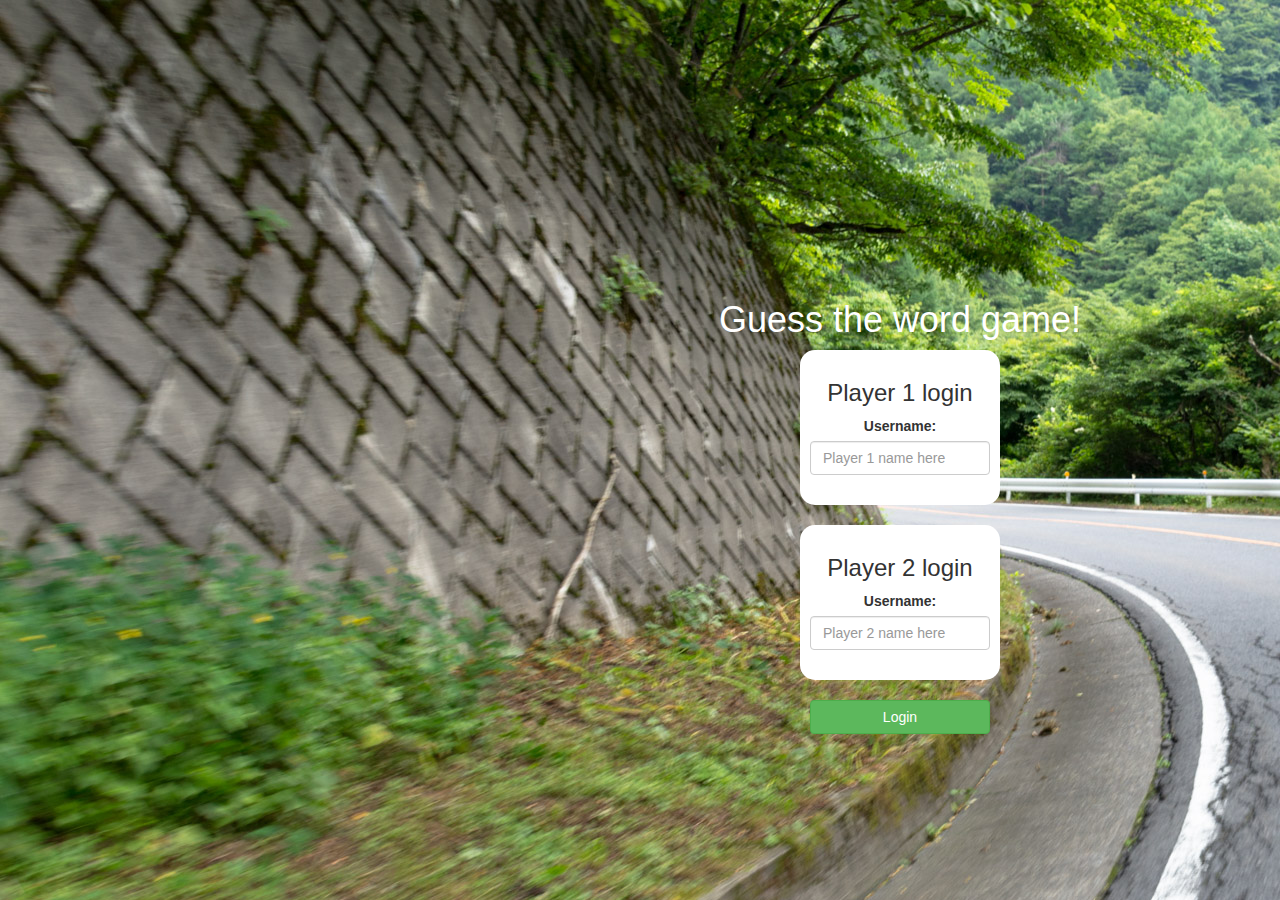
<file: index.html>
<!DOCTYPE html>
<html>
<head>
	<title>Guess The Word</title>

<meta name="viewport" content="width=device-width, initial-scale=1">
<link rel="stylesheet" href="https://maxcdn.bootstrapcdn.com/bootstrap/3.4.0/css/bootstrap.min.css">
<script src="https://ajax.googleapis.com/ajax/libs/jquery/3.4.1/jquery.min.js"></script>
<script src="https://maxcdn.bootstrapcdn.com/bootstrap/3.4.0/js/bootstrap.min.js"></script>

<link rel="stylesheet" type="text/css" href="game.css">

<script src="game_login.js"></script>
</head>
<body>
	<center>
		<h1>Guess the word game!</h1>
		<div class="col-lg-4 sm-8 xs-11 login_div1">
			<h3> Player 1 login </h3>
			<label>Username:</label>
			<input placeholder="Player 1 name here" type="text" id="player1_name_input" class="form-control">
			<br>
		</div>
		<br>
		<div class="col-lg-4 sm-8 xs-11 login_div2">
			<h3> Player 2 login </h3>
			<label>Username:</label>
			<input placeholder="Player 2 name here" type="text" id="player2_name_input" class="form-control">
			<br>
		</div>
		<br>
		<button type="button" class="btn btn-success" style="width: 30%;" onclick="add_user()"> Login </button>
	</center>
</body>
</html>
</file>
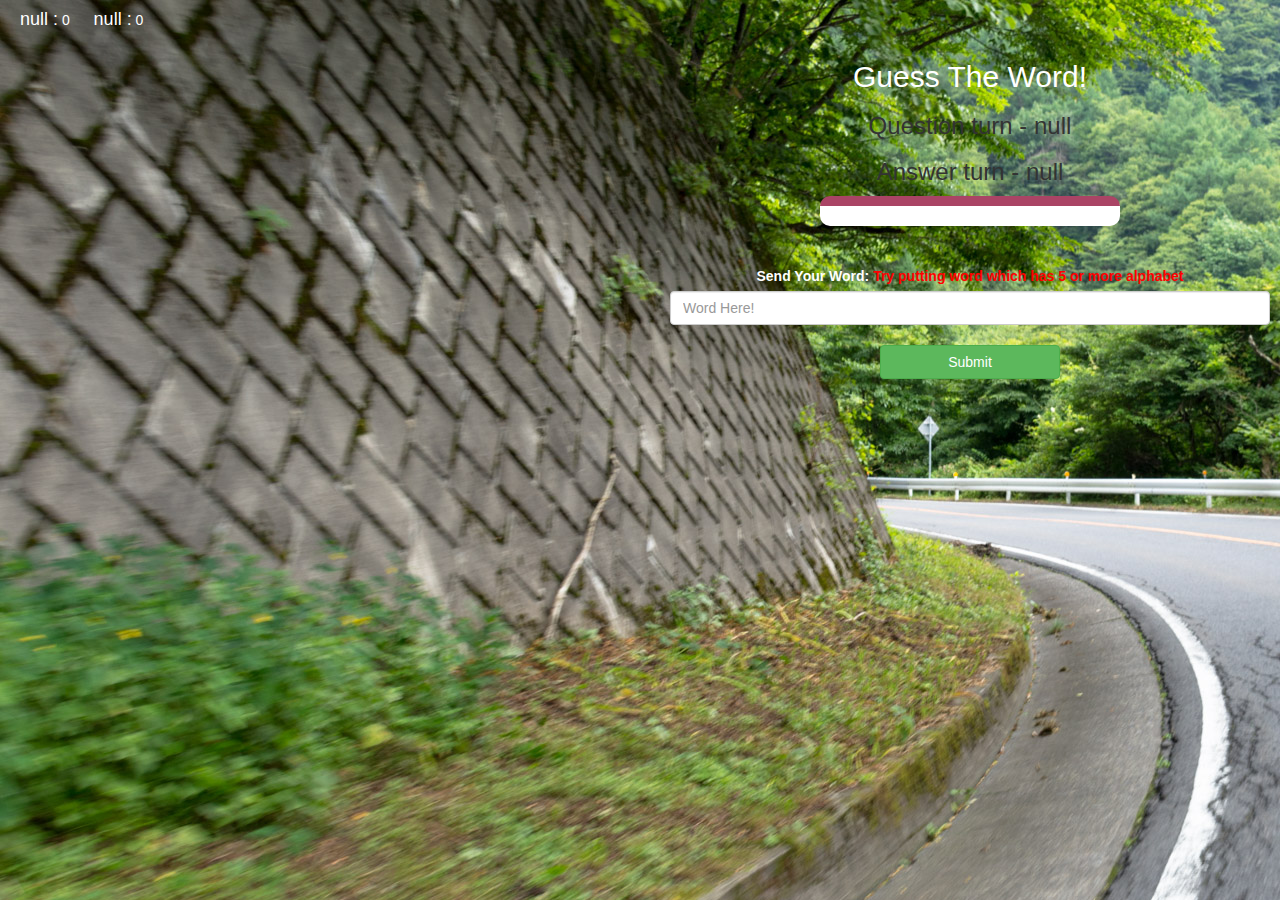
<file: game_page.html>
<!DOCTYPE html>
<html>
<head>
	<title>Guess The Word</title>

<meta name="viewport" content="width=device-width, initial-scale=1">
<link rel="stylesheet" href="https://maxcdn.bootstrapcdn.com/bootstrap/3.4.0/css/bootstrap.min.css">
<script src="https://ajax.googleapis.com/ajax/libs/jquery/3.4.1/jquery.min.js"></script>
<script src="https://maxcdn.bootstrapcdn.com/bootstrap/3.4.0/js/bootstrap.min.js"></script>

<link rel="stylesheet" type="text/css" href="game.css">
</head>
<body>
<h4 id="player1_name"></h4>
<span id="player1_score"></span>
<h4 id="player2_name"></h4>
<span id="player2_score"></span>
<div class="container">
	<center>
		<h2 style="color: white;">Guess The Word!</h2>
        <h3 id="player_question"></h3>
        <h3 id="player_answer"></h3>
        <div id="output" class="col-lg-6"></div>
		<br>
		<br>

		<label style="color: white;">Send Your Word: <b style="color: red">Try putting word which has 5 or more alphabet</b></label>
        <input type ="text" id="input_word" class="form-control" placeholder="Word Here!">
		<br>
        <button type="button" class="btn btn-success" onclick="submit_word()" style="width: 30%;">
            Submit
        </button>
	</center>
</div>

<script src="game_page.js"></script>
</body>
</html>
</file>
<file: game.css>
body
{
	background-image: url(mt_haruna.jpeg);
}

	.login_div1 , .login_div2
	{
		background: white;
		padding: 10px;
		float: none;
		border-radius: 15px;
	}


#player1_name , #player2_name
{
	display: inline-block;
	margin-left: 20px;
	color: white;
}
#word
{
	width: 60%;
}
#word_display
{
	letter-spacing: 5px;
}
#output
{
background: white;
border-radius: 10px;
border-top: 10px solid #AA4465;
padding: 10px;
float: none;
text-align: left;
}
h1 {
	color: rgb(255, 255, 255);
	margin-top: 300px;
}
center {
	width: 600px;
	margin-left: 600px;	
} 
#player1_score, #player2_score{
	color: white;
}
</file>
